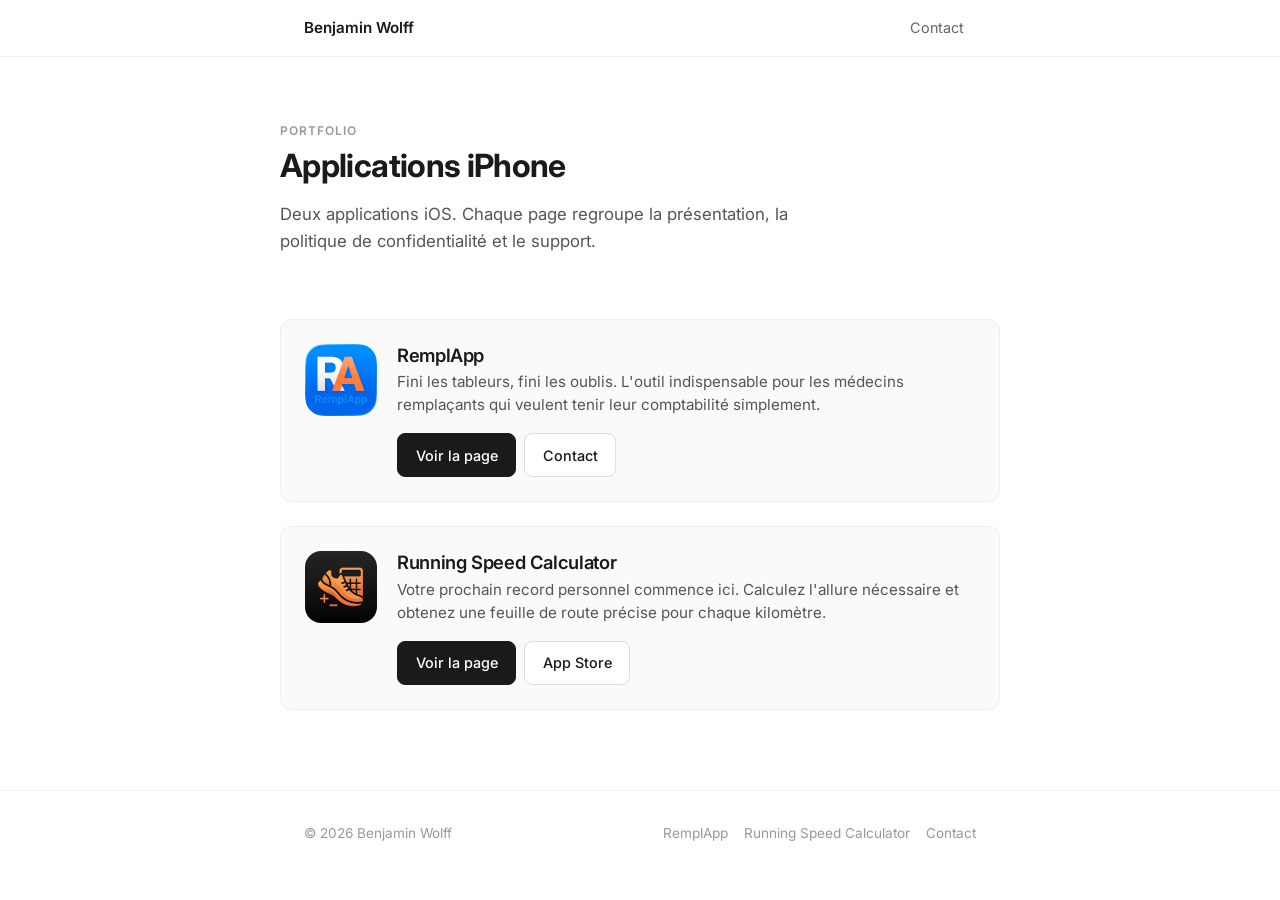
<file: index.html>
<!DOCTYPE html>
<html lang="fr">
<head>
  <meta charset="UTF-8" />
  <meta name="viewport" content="width=device-width, initial-scale=1.0" />
  <title>Benjamin Wolff — Applications iPhone</title>
  <meta name="description" content="Applications iPhone développées par Benjamin Wolff." />
  <link rel="preconnect" href="https://fonts.googleapis.com" />
  <link rel="preconnect" href="https://fonts.gstatic.com" crossorigin />
  <link href="https://fonts.googleapis.com/css2?family=Inter:wght@400;500;600;700&display=swap" rel="stylesheet" />
  <link rel="stylesheet" href="styles.css" />
</head>
<body>
  <header class="site-header">
    <div class="container topbar">
      <a href="index.html" class="brand">Benjamin Wolff</a>
      <nav class="header-nav">
        <a href="contact.html" class="nav-link">Contact</a>
      </nav>
    </div>
  </header>

  <main>
    <section class="container compact-hero">
      <div class="animate-rise">
        <p class="eyebrow">Portfolio</p>
        <h1 class="hero-title">Applications iPhone</h1>
        <p class="hero-copy">
          Deux applications iOS. Chaque page regroupe la présentation, la politique de confidentialité et le support.
        </p>
      </div>
    </section>

    <section class="container section">
      <div class="app-grid">
        <article class="app-card animate-rise delay-1">
          <div class="card-top">
            <div class="app-icon">
              <img src="icones app/RemplApp.png" alt="Icône RemplApp" />
            </div>
          </div>
          <div class="card-body">
            <h3 class="app-title">RemplApp</h3>
            <p class="app-tagline">
              Fini les tableurs, fini les oublis. L'outil indispensable pour les médecins remplaçants
              qui veulent tenir leur comptabilité simplement.
            </p>
            <div class="app-actions">
              <a href="remplapp.html" class="button button-primary">Voir la page</a>
              <a href="contact.html?app=remplapp" class="button button-secondary">Contact</a>
            </div>
          </div>
        </article>

        <article class="app-card animate-rise delay-2">
          <div class="card-top">
            <div class="app-icon">
              <img src="icones app/Running Calculator.png" alt="Icône Running Speed Calculator" />
            </div>
          </div>
          <div class="card-body">
            <h3 class="app-title">Running Speed Calculator</h3>
            <p class="app-tagline">
              Votre prochain record personnel commence ici. Calculez l'allure nécessaire
              et obtenez une feuille de route précise pour chaque kilomètre.
            </p>
            <div class="app-actions">
              <a href="running-speed-calculator.html" class="button button-primary">Voir la page</a>
              <a href="https://apps.apple.com/ga/app/running-speed-calculator/id6445966765" class="button button-secondary" target="_blank" rel="noopener">App Store</a>
            </div>
          </div>
        </article>
      </div>
    </section>
  </main>

  <footer class="footer">
    <div class="container footer-inner">
      <p>&copy; 2026 Benjamin Wolff</p>
      <nav class="footer-nav">
        <a href="remplapp.html">RemplApp</a>
        <a href="running-speed-calculator.html">Running Speed Calculator</a>
        <a href="contact.html">Contact</a>
      </nav>
    </div>
  </footer>
</body>
</html>
</file>
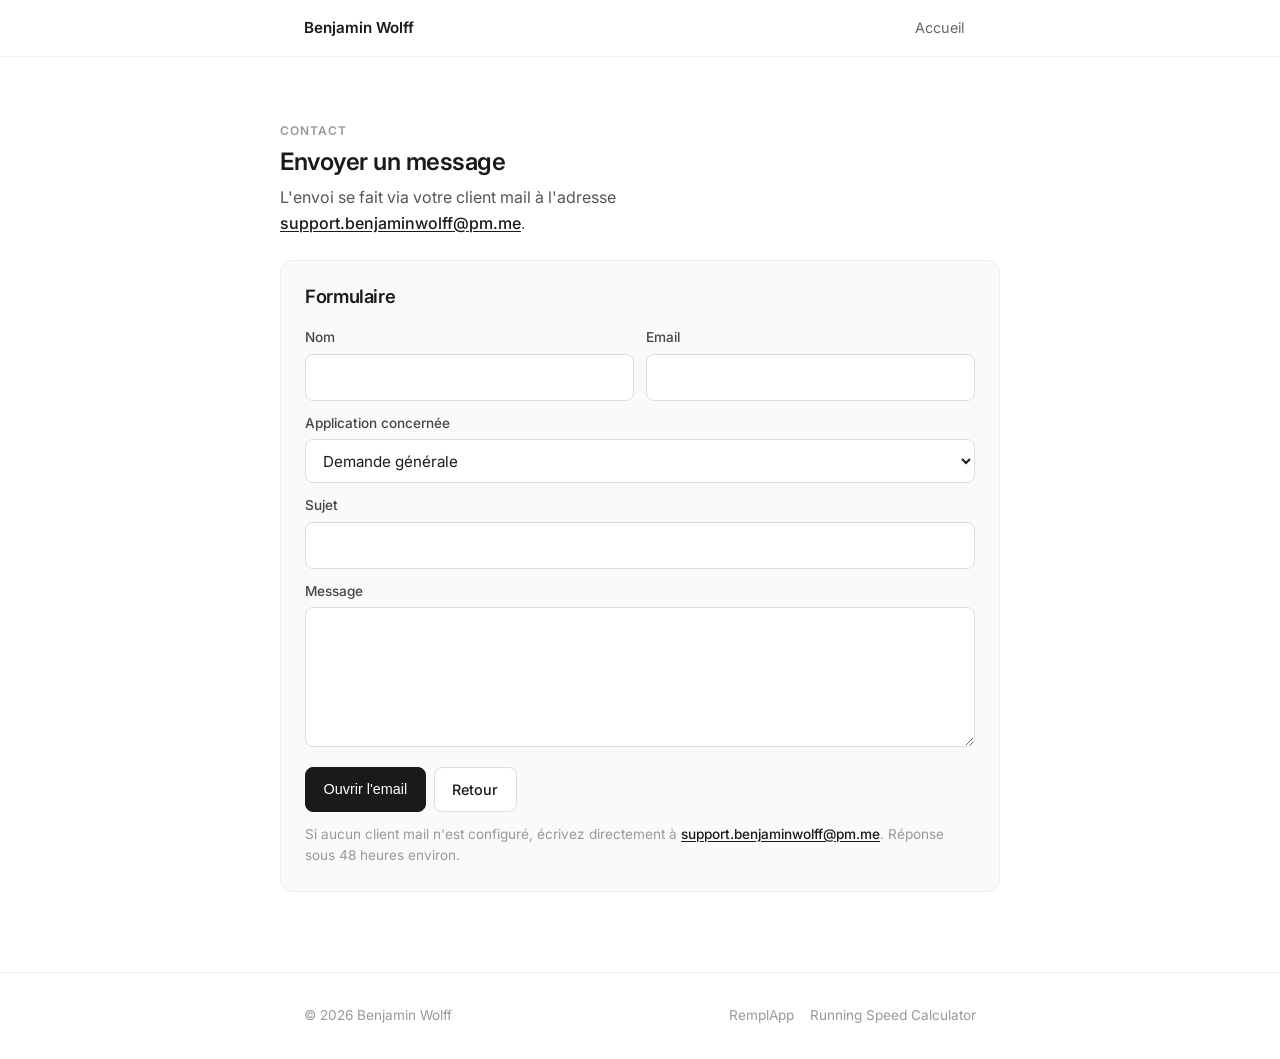
<file: contact.html>
<!DOCTYPE html>
<html lang="fr">
<head>
  <meta charset="UTF-8" />
  <meta name="viewport" content="width=device-width, initial-scale=1.0" />
  <title>Contact — Benjamin Wolff</title>
  <meta name="description" content="Formulaire de contact pour les applications iPhone de Benjamin Wolff." />
  <link rel="preconnect" href="https://fonts.googleapis.com" />
  <link rel="preconnect" href="https://fonts.gstatic.com" crossorigin />
  <link href="https://fonts.googleapis.com/css2?family=Inter:wght@400;500;600;700&display=swap" rel="stylesheet" />
  <link rel="stylesheet" href="styles.css" />
</head>
<body>
  <header class="site-header">
    <div class="container topbar">
      <a href="index.html" class="brand">Benjamin Wolff</a>
      <nav class="header-nav">
        <a href="index.html" class="nav-link">Accueil</a>
      </nav>
    </div>
  </header>

  <main>
    <section class="container compact-hero">
      <div class="section-head animate-rise">
        <div>
          <p class="section-label">Contact</p>
          <h1 class="section-title">Envoyer un message</h1>
          <p class="section-copy">
            L'envoi se fait via votre client mail à l'adresse
            <a href="mailto:support.benjaminwolff@pm.me" class="accent-text">support.benjaminwolff@pm.me</a>.
          </p>
        </div>
      </div>

      <section class="contact-form animate-rise delay-1" aria-labelledby="contact-form-title">
        <div class="contact-form-header">
          <h2 id="contact-form-title">Formulaire</h2>
        </div>

        <form id="contact-form">
          <div class="form-grid">
            <div class="form-field">
              <label for="name">Nom</label>
              <input id="name" name="name" type="text" required />
            </div>

            <div class="form-field">
              <label for="email">Email</label>
              <input id="email" name="email" type="email" required />
            </div>

            <div class="form-field form-field--full">
              <label for="app">Application concernée</label>
              <select id="app" name="app" required>
                <option value="general">Demande générale</option>
                <option value="running-speed-calculator">Running Speed Calculator</option>
                <option value="remplapp">RemplApp</option>
              </select>
            </div>

            <div class="form-field form-field--full">
              <label for="subject">Sujet</label>
              <input id="subject" name="subject" type="text" required />
            </div>

            <div class="form-field form-field--full">
              <label for="message">Message</label>
              <textarea id="message" name="message" required></textarea>
            </div>
          </div>

          <div class="app-actions" style="display: flex; gap: 0.5rem; margin-top: 1.25rem;">
            <button type="submit" class="button button-primary">Ouvrir l'email</button>
            <a href="index.html" class="button button-secondary">Retour</a>
          </div>
        </form>

        <p class="form-note">
          Si aucun client mail n'est configuré, écrivez directement à
          <a href="mailto:support.benjaminwolff@pm.me" class="accent-text">support.benjaminwolff@pm.me</a>.
          Réponse sous 48 heures environ.
        </p>
      </section>
    </section>
  </main>

  <footer class="footer">
    <div class="container footer-inner">
      <p>&copy; 2026 Benjamin Wolff</p>
      <nav class="footer-nav">
        <a href="remplapp.html">RemplApp</a>
        <a href="running-speed-calculator.html">Running Speed Calculator</a>
      </nav>
    </div>
  </footer>

  <script src="contact.js"></script>
</body>
</html>
</file>
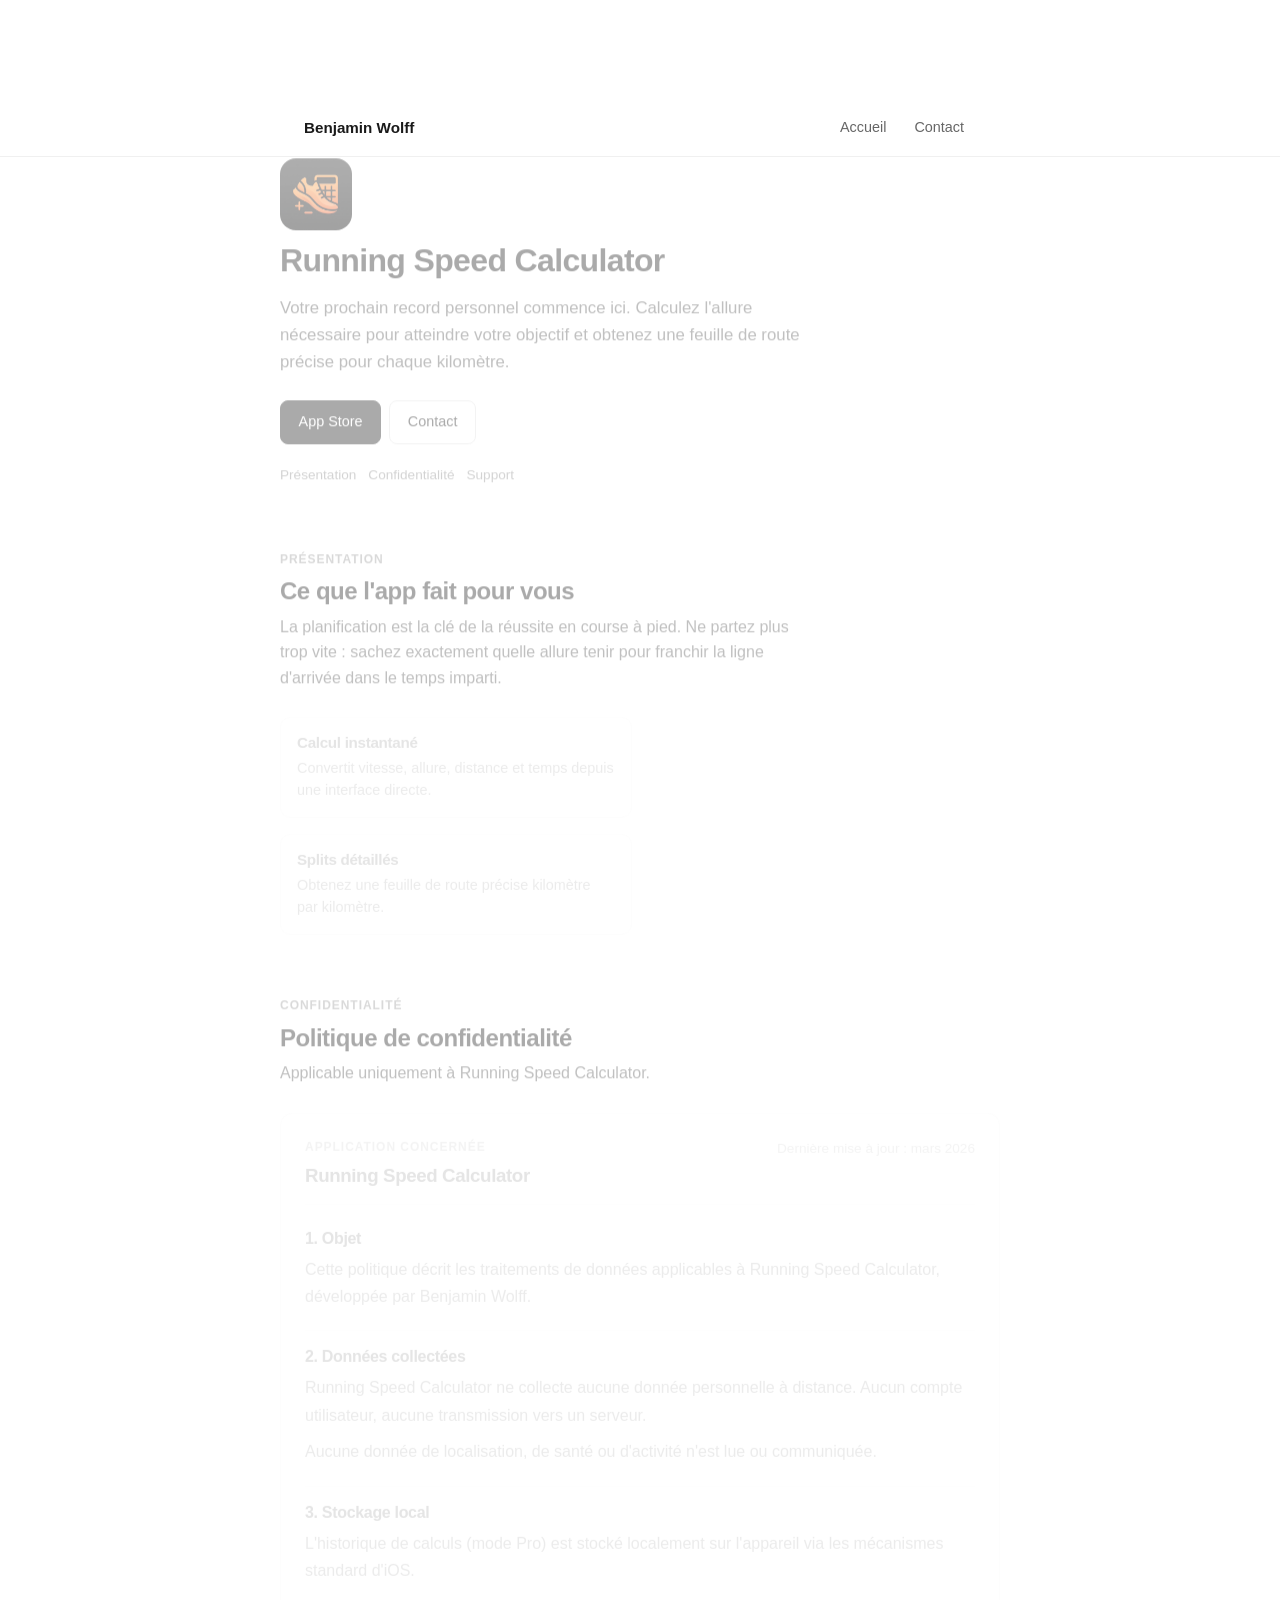
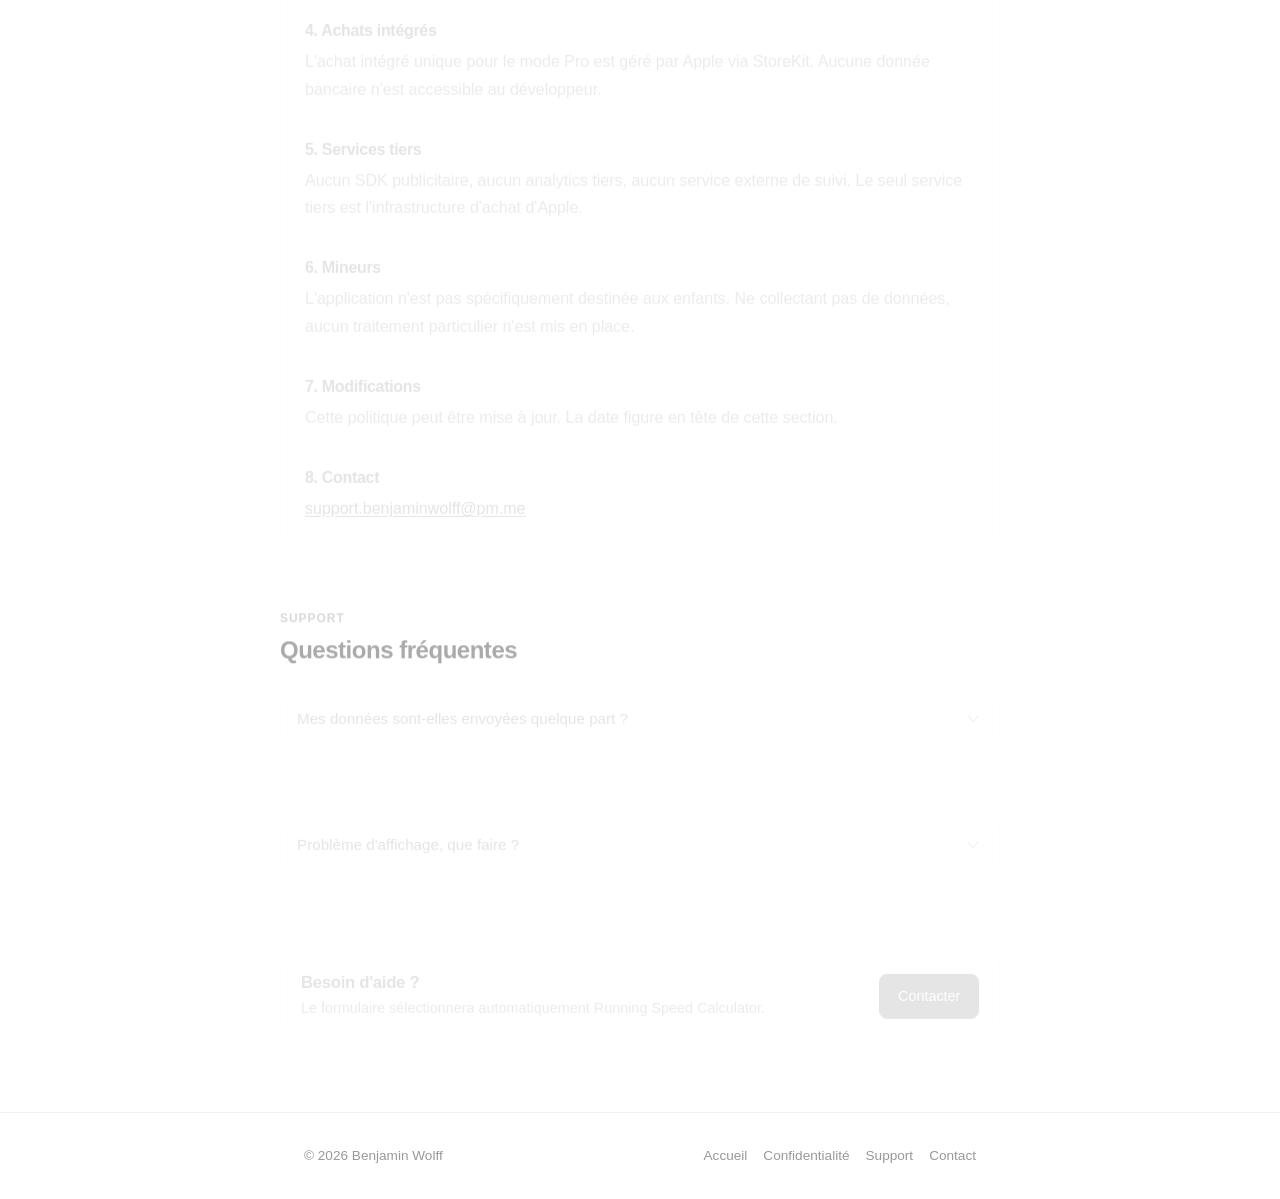
<file: privacy.html>
<!DOCTYPE html>
<html lang="fr">
<head>
  <meta charset="UTF-8" />
  <meta http-equiv="refresh" content="0; url=running-speed-calculator.html#privacy" />
  <meta name="viewport" content="width=device-width, initial-scale=1.0" />
  <title>Redirection confidentialité — Benjamin Wolff</title>
  <meta name="description" content="Redirection vers la section confidentialité de Running Speed Calculator." />
  <link rel="preconnect" href="https://fonts.googleapis.com" />
  <link rel="preconnect" href="https://fonts.gstatic.com" crossorigin />
  <link href="https://fonts.googleapis.com/css2?family=Inter:wght@400;500;600;700&display=swap" rel="stylesheet" />
  <link rel="stylesheet" href="styles.css" />
</head>
<body>
  <main class="redirect-wrap">
    <section class="redirect-card">
      <p class="small-label">Redirection</p>
      <h1>La confidentialité a été déplacée.</h1>
      <p>
        Cette page redirige vers la section confidentialité de
        <strong>Running Speed Calculator</strong>.
      </p>
      <div style="display: flex; gap: 0.5rem; justify-content: center;">
        <a href="running-speed-calculator.html#privacy" class="button button-primary">Confidentialité</a>
        <a href="index.html" class="button button-secondary">Accueil</a>
      </div>
    </section>
  </main>
</body>
</html>
</file>
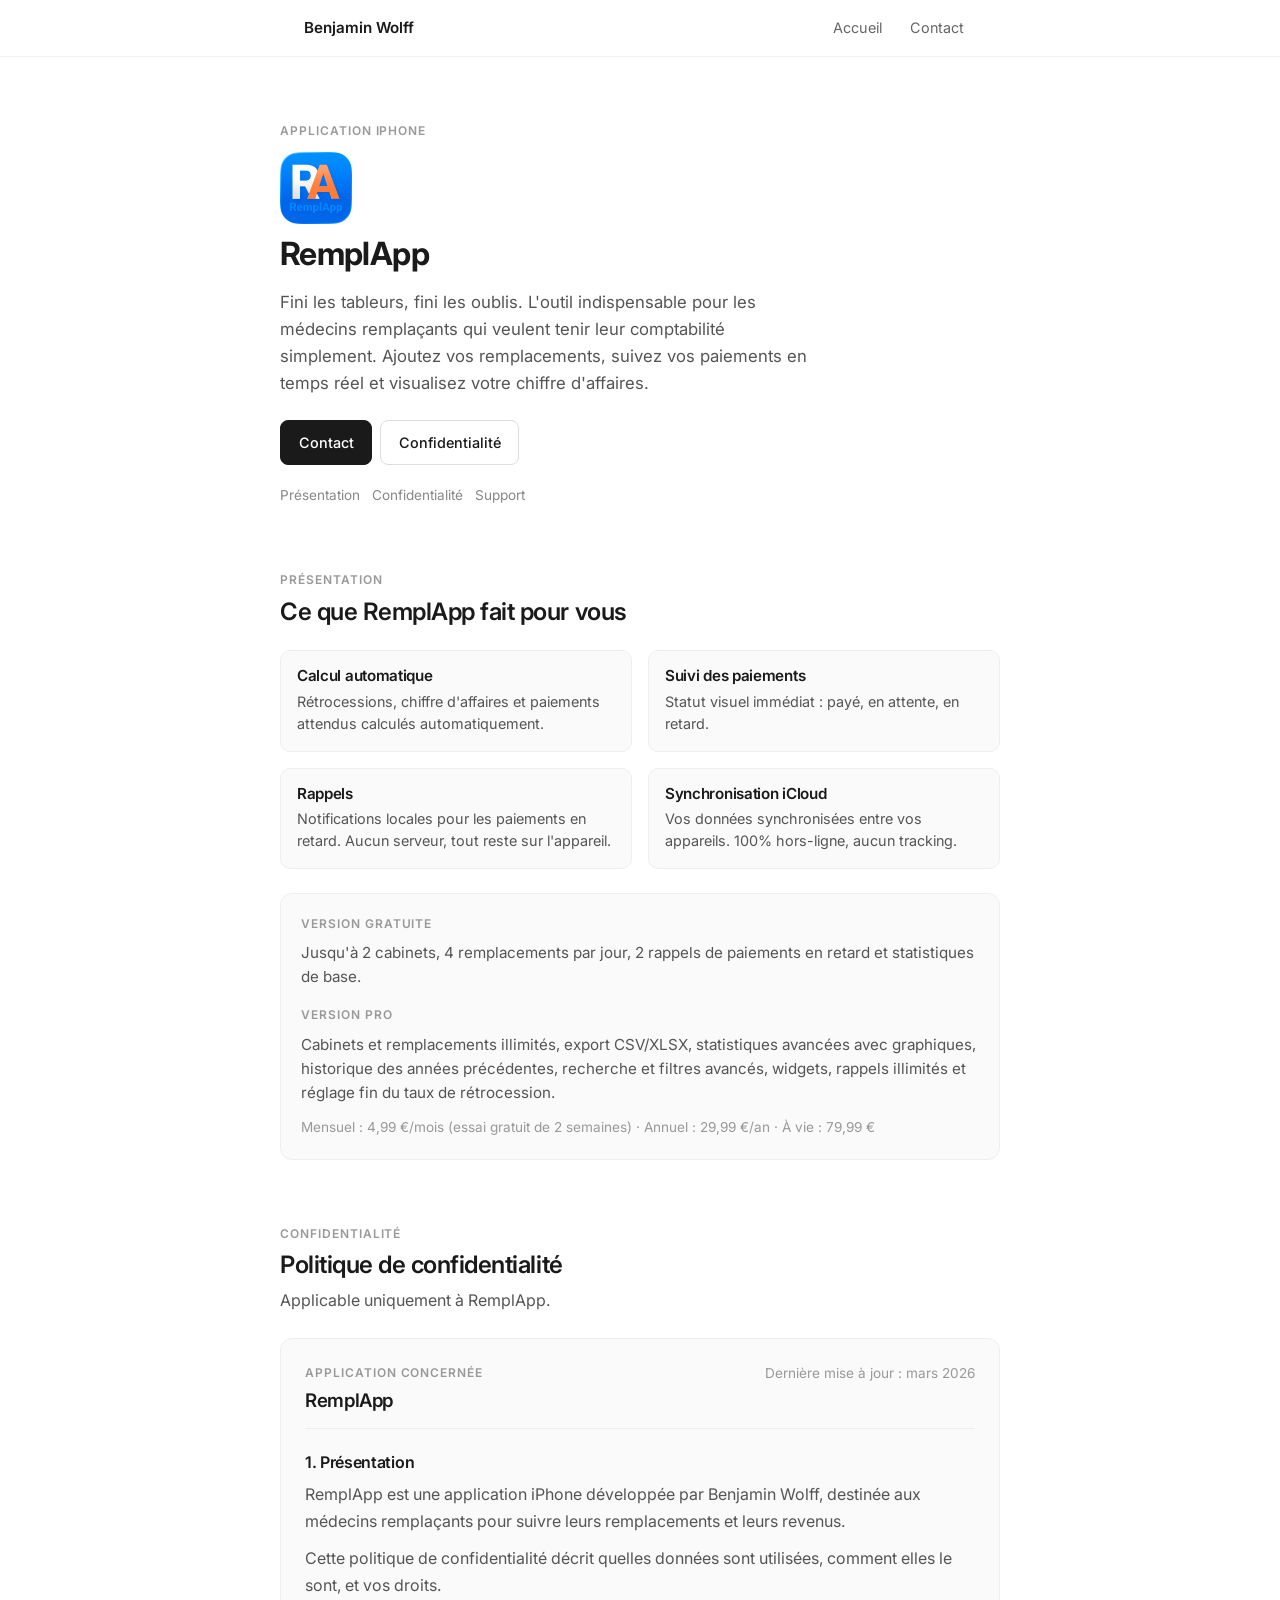
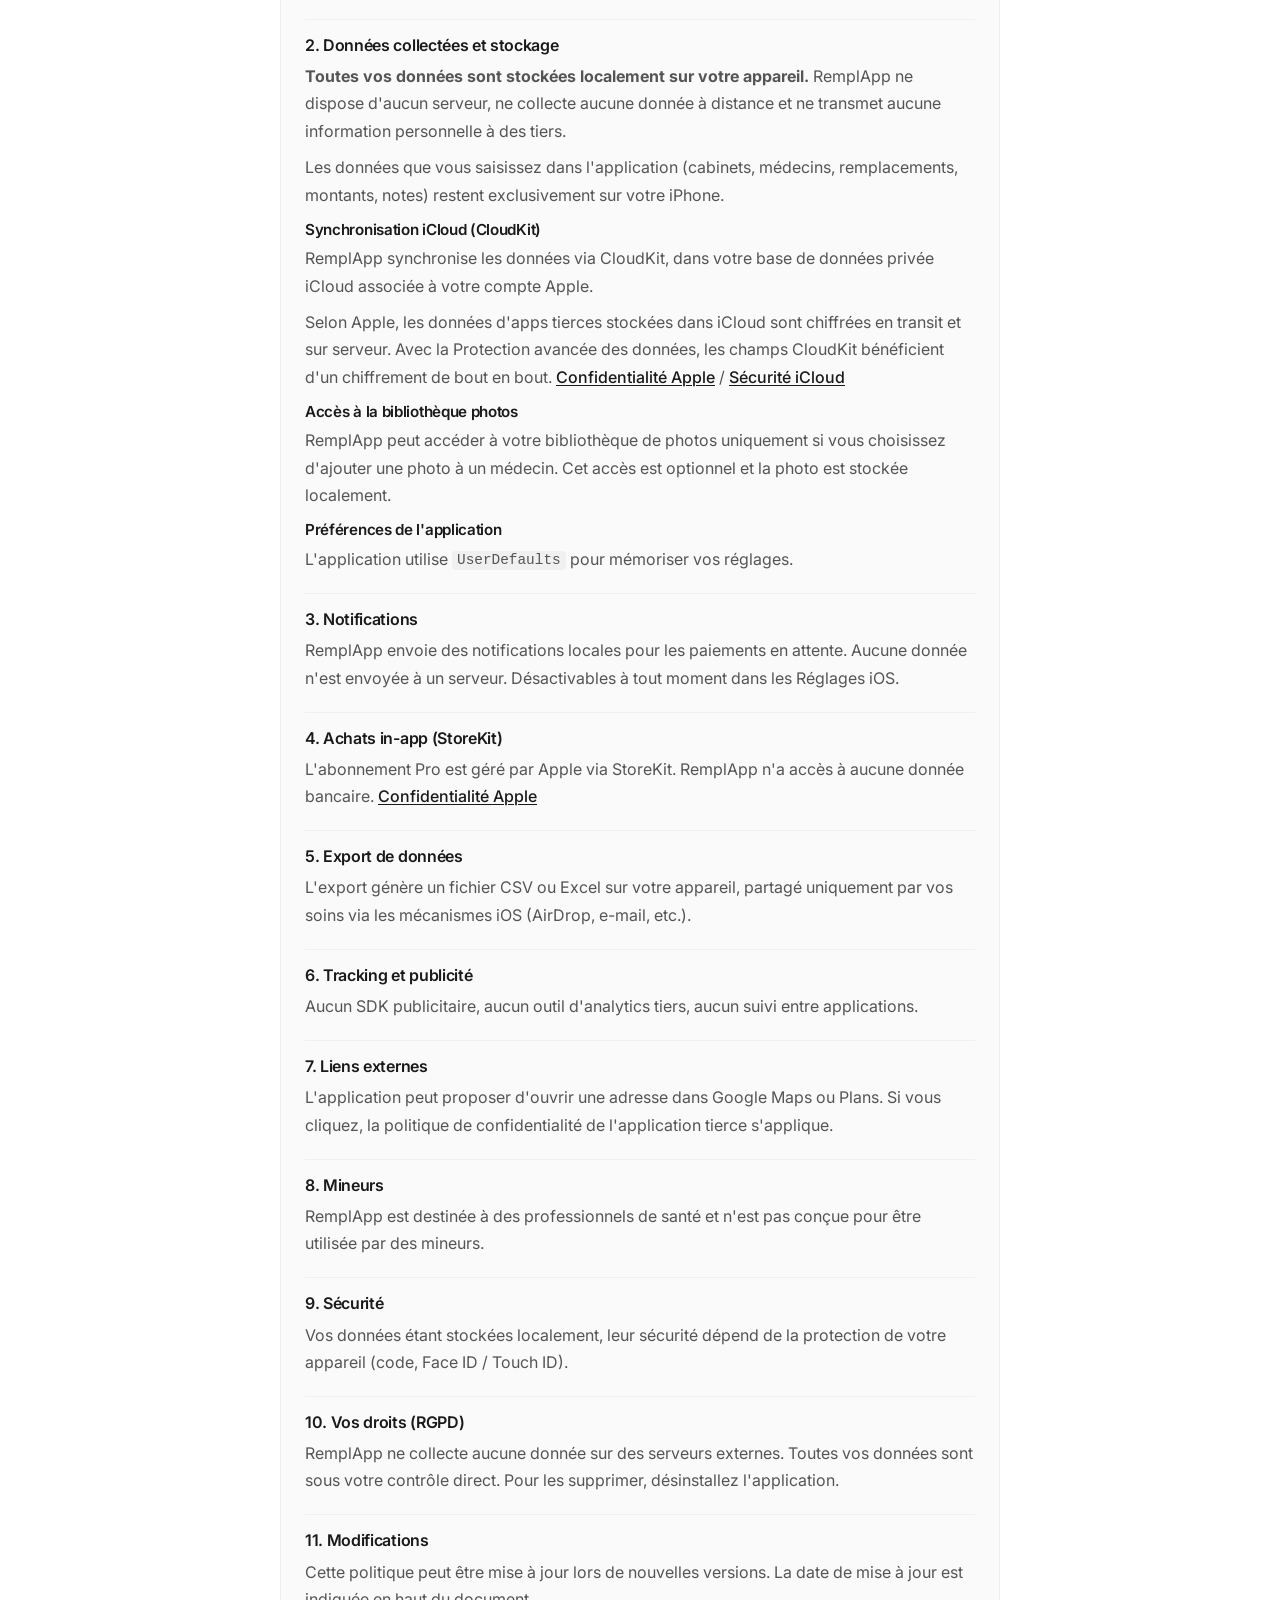
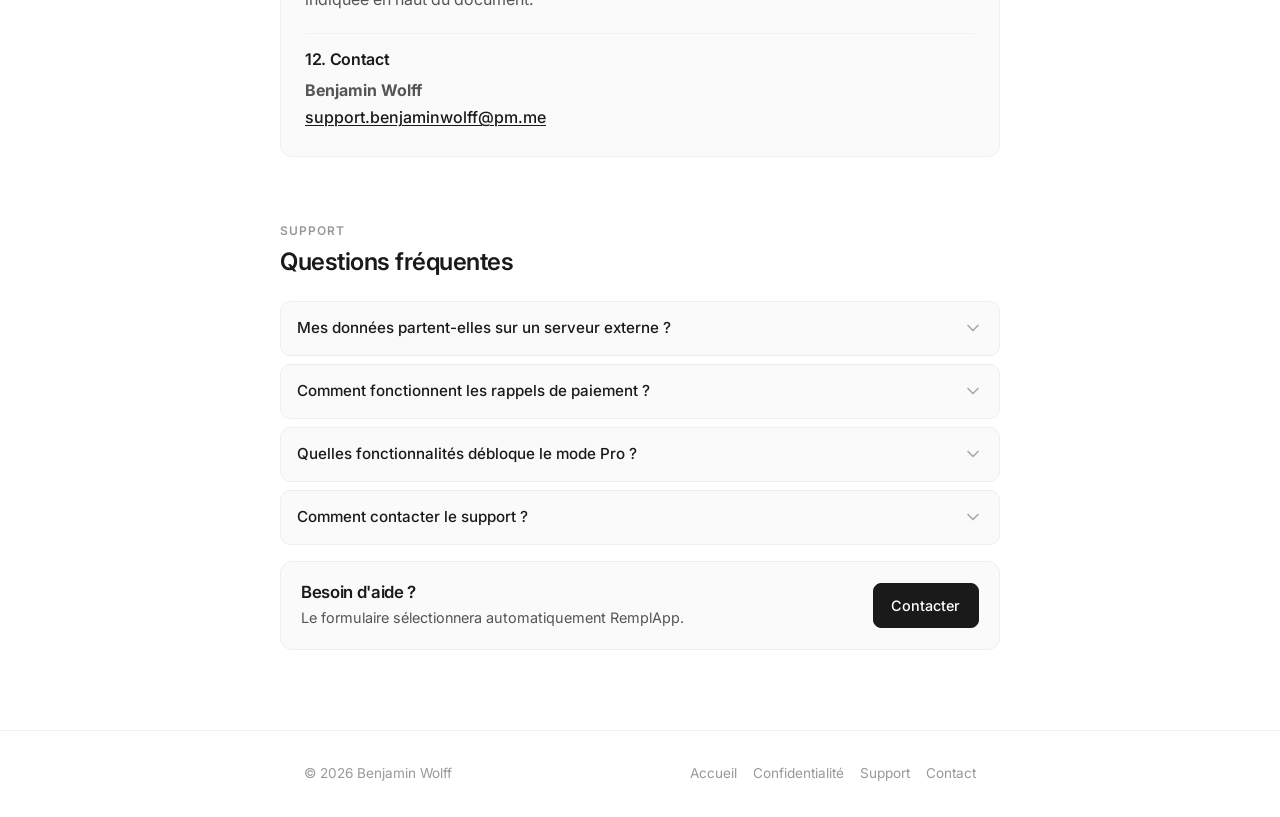
<file: remplapp.html>
<!DOCTYPE html>
<html lang="fr">
<head>
  <meta charset="UTF-8" />
  <meta name="viewport" content="width=device-width, initial-scale=1.0" />
  <title>RemplApp — Benjamin Wolff</title>
  <meta name="description" content="RemplApp : comptabilité simplifiée pour les médecins remplaçants. Présentation, confidentialité et support." />
  <link rel="preconnect" href="https://fonts.googleapis.com" />
  <link rel="preconnect" href="https://fonts.gstatic.com" crossorigin />
  <link href="https://fonts.googleapis.com/css2?family=Inter:wght@400;500;600;700&display=swap" rel="stylesheet" />
  <link rel="stylesheet" href="styles.css" />
</head>
<body>
  <header class="site-header">
    <div class="container topbar">
      <a href="index.html" class="brand">Benjamin Wolff</a>
      <nav class="header-nav">
        <a href="index.html" class="nav-link">Accueil</a>
        <a href="contact.html?app=remplapp" class="nav-link">Contact</a>
      </nav>
    </div>
  </header>

  <main>
    <section class="container page-hero">
      <div class="animate-rise">
        <p class="eyebrow">Application iPhone</p>
        <div class="section-kicker" style="margin: 0.75rem 0;">
          <div class="app-icon">
            <img src="icones app/RemplApp.png" alt="Icône RemplApp" />
          </div>
        </div>
        <h1 class="hero-title">RemplApp</h1>
        <p class="hero-copy">
          Fini les tableurs, fini les oublis. L'outil indispensable pour les médecins remplaçants
          qui veulent tenir leur comptabilité simplement. Ajoutez vos remplacements, suivez vos paiements
          en temps réel et visualisez votre chiffre d'affaires.
        </p>
        <div class="hero-actions">
          <a href="contact.html?app=remplapp" class="button button-primary">Contact</a>
          <a href="#privacy" class="button button-secondary">Confidentialité</a>
        </div>
        <div class="anchor-nav">
          <a href="#overview" class="chip-link">Présentation</a>
          <a href="#privacy" class="chip-link">Confidentialité</a>
          <a href="#support" class="chip-link">Support</a>
        </div>
      </div>
    </section>

    <!-- Présentation -->
    <section class="container section" id="overview">
      <div class="section-head animate-rise">
        <div>
          <p class="section-label">Présentation</p>
          <h2 class="section-title">Ce que RemplApp fait pour vous</h2>
        </div>
      </div>

      <div class="feature-grid">
        <article class="feature-card animate-rise delay-1">
          <h3>Calcul automatique</h3>
          <p>Rétrocessions, chiffre d'affaires et paiements attendus calculés automatiquement.</p>
        </article>
        <article class="feature-card animate-rise delay-2">
          <h3>Suivi des paiements</h3>
          <p>Statut visuel immédiat : payé, en attente, en retard.</p>
        </article>
        <article class="feature-card animate-rise delay-1">
          <h3>Rappels</h3>
          <p>Notifications locales pour les paiements en retard. Aucun serveur, tout reste sur l'appareil.</p>
        </article>
        <article class="feature-card animate-rise delay-2">
          <h3>Synchronisation iCloud</h3>
          <p>Vos données synchronisées entre vos appareils. 100% hors-ligne, aucun tracking.</p>
        </article>
      </div>

      <div style="margin-top: 1.5rem;">
        <div class="section-panel animate-rise" style="padding: 1.25rem;">
          <p class="small-label">Version gratuite</p>
          <p style="color: #555; font-size: 0.95rem; margin-top: 0.25rem;">
            Jusqu'à 2 cabinets, 4 remplacements par jour, 2 rappels de paiements en retard et statistiques de base.
          </p>
          <p class="small-label" style="margin-top: 1rem;">Version Pro</p>
          <p style="color: #555; font-size: 0.95rem; margin-top: 0.25rem;">
            Cabinets et remplacements illimités, export CSV/XLSX, statistiques avancées avec graphiques,
            historique des années précédentes, recherche et filtres avancés, widgets, rappels illimités
            et réglage fin du taux de rétrocession.
          </p>
          <p style="color: #999; font-size: 0.85rem; margin-top: 0.75rem;">
            Mensuel : 4,99 &euro;/mois (essai gratuit de 2 semaines) &middot;
            Annuel : 29,99 &euro;/an &middot;
            À vie : 79,99 &euro;
          </p>
        </div>
      </div>
    </section>

    <!-- Confidentialité -->
    <section class="container section" id="privacy">
      <div class="section-head animate-rise">
        <div>
          <p class="section-label">Confidentialité</p>
          <h2 class="section-title">Politique de confidentialité</h2>
          <p class="section-copy">
            Applicable uniquement à RemplApp.
          </p>
        </div>
      </div>

      <article class="section-panel legal-panel animate-rise delay-1">
        <div class="legal-header">
          <div>
            <p class="small-label">Application concernée</p>
            <h3>RemplApp</h3>
          </div>
          <p class="legal-meta">Dernière mise à jour : mars 2026</p>
        </div>

        <div class="legal-prose">
          <section class="legal-section">
            <h3>1. Présentation</h3>
            <p>
              RemplApp est une application iPhone développée par Benjamin Wolff, destinée aux médecins
              remplaçants pour suivre leurs remplacements et leurs revenus.
            </p>
            <p>
              Cette politique de confidentialité décrit quelles données sont utilisées, comment elles le
              sont, et vos droits.
            </p>
          </section>

          <section class="legal-section">
            <h3>2. Données collectées et stockage</h3>
            <p>
              <strong>Toutes vos données sont stockées localement sur votre appareil.</strong> RemplApp
              ne dispose d'aucun serveur, ne collecte aucune donnée à distance et ne transmet aucune
              information personnelle à des tiers.
            </p>
            <p>
              Les données que vous saisissez dans l'application (cabinets, médecins, remplacements,
              montants, notes) restent exclusivement sur votre iPhone.
            </p>

            <h4>Synchronisation iCloud (CloudKit)</h4>
            <p>
              RemplApp synchronise les données via CloudKit, dans votre base de données privée iCloud
              associée à votre compte Apple.
            </p>
            <p>
              Selon Apple, les données d'apps tierces stockées dans iCloud sont chiffrées en transit et
              sur serveur. Avec la Protection avancée des données, les champs CloudKit bénéficient d'un
              chiffrement de bout en bout.
              <a href="https://www.apple.com/fr/legal/privacy/" class="accent-text" target="_blank" rel="noopener">Confidentialité Apple</a> /
              <a href="https://support.apple.com/fr-fr/102651" class="accent-text" target="_blank" rel="noopener">Sécurité iCloud</a>
            </p>

            <h4>Accès à la bibliothèque photos</h4>
            <p>
              RemplApp peut accéder à votre bibliothèque de photos uniquement si vous choisissez d'ajouter
              une photo à un médecin. Cet accès est optionnel et la photo est stockée localement.
            </p>

            <h4>Préférences de l'application</h4>
            <p>
              L'application utilise <code>UserDefaults</code> pour mémoriser vos réglages.
            </p>
          </section>

          <section class="legal-section">
            <h3>3. Notifications</h3>
            <p>
              RemplApp envoie des notifications locales pour les paiements en attente. Aucune donnée
              n'est envoyée à un serveur. Désactivables à tout moment dans les Réglages iOS.
            </p>
          </section>

          <section class="legal-section">
            <h3>4. Achats in-app (StoreKit)</h3>
            <p>
              L'abonnement Pro est géré par Apple via StoreKit. RemplApp n'a accès à aucune donnée
              bancaire.
              <a href="https://www.apple.com/fr/legal/privacy/" class="accent-text" target="_blank" rel="noopener">Confidentialité Apple</a>
            </p>
          </section>

          <section class="legal-section">
            <h3>5. Export de données</h3>
            <p>
              L'export génère un fichier CSV ou Excel sur votre appareil, partagé uniquement par vos soins
              via les mécanismes iOS (AirDrop, e-mail, etc.).
            </p>
          </section>

          <section class="legal-section">
            <h3>6. Tracking et publicité</h3>
            <p>
              Aucun SDK publicitaire, aucun outil d'analytics tiers, aucun suivi entre applications.
            </p>
          </section>

          <section class="legal-section">
            <h3>7. Liens externes</h3>
            <p>
              L'application peut proposer d'ouvrir une adresse dans Google Maps ou Plans. Si vous cliquez,
              la politique de confidentialité de l'application tierce s'applique.
            </p>
          </section>

          <section class="legal-section">
            <h3>8. Mineurs</h3>
            <p>
              RemplApp est destinée à des professionnels de santé et n'est pas conçue pour être utilisée
              par des mineurs.
            </p>
          </section>

          <section class="legal-section">
            <h3>9. Sécurité</h3>
            <p>
              Vos données étant stockées localement, leur sécurité dépend de la protection de votre appareil
              (code, Face ID / Touch ID).
            </p>
          </section>

          <section class="legal-section">
            <h3>10. Vos droits (RGPD)</h3>
            <p>
              RemplApp ne collecte aucune donnée sur des serveurs externes. Toutes vos données sont sous
              votre contrôle direct. Pour les supprimer, désinstallez l'application.
            </p>
          </section>

          <section class="legal-section">
            <h3>11. Modifications</h3>
            <p>
              Cette politique peut être mise à jour lors de nouvelles versions. La date de mise à jour est
              indiquée en haut du document.
            </p>
          </section>

          <section class="legal-section">
            <h3>12. Contact</h3>
            <p>
              <strong>Benjamin Wolff</strong><br />
              <a href="mailto:support.benjaminwolff@pm.me" class="accent-text">support.benjaminwolff@pm.me</a>
            </p>
          </section>
        </div>
      </article>
    </section>

    <!-- Support -->
    <section class="container section" id="support">
      <div class="section-head animate-rise">
        <div>
          <p class="section-label">Support</p>
          <h2 class="section-title">Questions fréquentes</h2>
        </div>
      </div>

      <div class="faq-grid">
        <details class="faq-item animate-rise delay-1">
          <summary>
            <span>Mes données partent-elles sur un serveur externe ?</span>
            <svg class="chevron" width="20" height="20" viewBox="0 0 24 24" fill="none" stroke="currentColor" stroke-width="2">
              <path stroke-linecap="round" stroke-linejoin="round" d="M6 9l6 6 6-6" />
            </svg>
          </summary>
          <div class="faq-answer">
            Non. Tout reste sur votre iPhone et peut être synchronisé via iCloud. Aucun serveur externe.
          </div>
        </details>

        <details class="faq-item animate-rise delay-2">
          <summary>
            <span>Comment fonctionnent les rappels de paiement ?</span>
            <svg class="chevron" width="20" height="20" viewBox="0 0 24 24" fill="none" stroke="currentColor" stroke-width="2">
              <path stroke-linecap="round" stroke-linejoin="round" d="M6 9l6 6 6-6" />
            </svg>
          </summary>
          <div class="faq-answer">
            Notifications locales. Vous choisissez le délai, l'iPhone déclenche l'alerte.
          </div>
        </details>

        <details class="faq-item animate-rise delay-1">
          <summary>
            <span>Quelles fonctionnalités débloque le mode Pro ?</span>
            <svg class="chevron" width="20" height="20" viewBox="0 0 24 24" fill="none" stroke="currentColor" stroke-width="2">
              <path stroke-linecap="round" stroke-linejoin="round" d="M6 9l6 6 6-6" />
            </svg>
          </summary>
          <div class="faq-answer">
            Cabinets et remplacements illimités, exports CSV/XLSX, statistiques avancées avec graphiques,
            historique complet, recherche avancée, widgets, rappels illimités et réglage fin du taux de rétrocession.
          </div>
        </details>

        <details class="faq-item animate-rise delay-2">
          <summary>
            <span>Comment contacter le support ?</span>
            <svg class="chevron" width="20" height="20" viewBox="0 0 24 24" fill="none" stroke="currentColor" stroke-width="2">
              <path stroke-linecap="round" stroke-linejoin="round" d="M6 9l6 6 6-6" />
            </svg>
          </summary>
          <div class="faq-answer">
            Via le formulaire de contact du site en sélectionnant RemplApp, ou par mail à
            <a href="mailto:support.benjaminwolff@pm.me" class="accent-text">support.benjaminwolff@pm.me</a>.
          </div>
        </details>
      </div>

      <article class="section-panel animate-rise delay-1" style="margin-top: 1rem; padding: 1.25rem;">
        <div class="cta-banner">
          <div>
            <h3>Besoin d'aide ?</h3>
            <p class="rich-copy">Le formulaire sélectionnera automatiquement RemplApp.</p>
          </div>
          <a href="contact.html?app=remplapp" class="button button-primary">Contacter</a>
        </div>
      </article>
    </section>
  </main>

  <footer class="footer">
    <div class="container footer-inner">
      <p>&copy; 2026 Benjamin Wolff</p>
      <nav class="footer-nav">
        <a href="index.html">Accueil</a>
        <a href="#privacy">Confidentialité</a>
        <a href="#support">Support</a>
        <a href="contact.html?app=remplapp">Contact</a>
      </nav>
    </div>
  </footer>
</body>
</html>
</file>
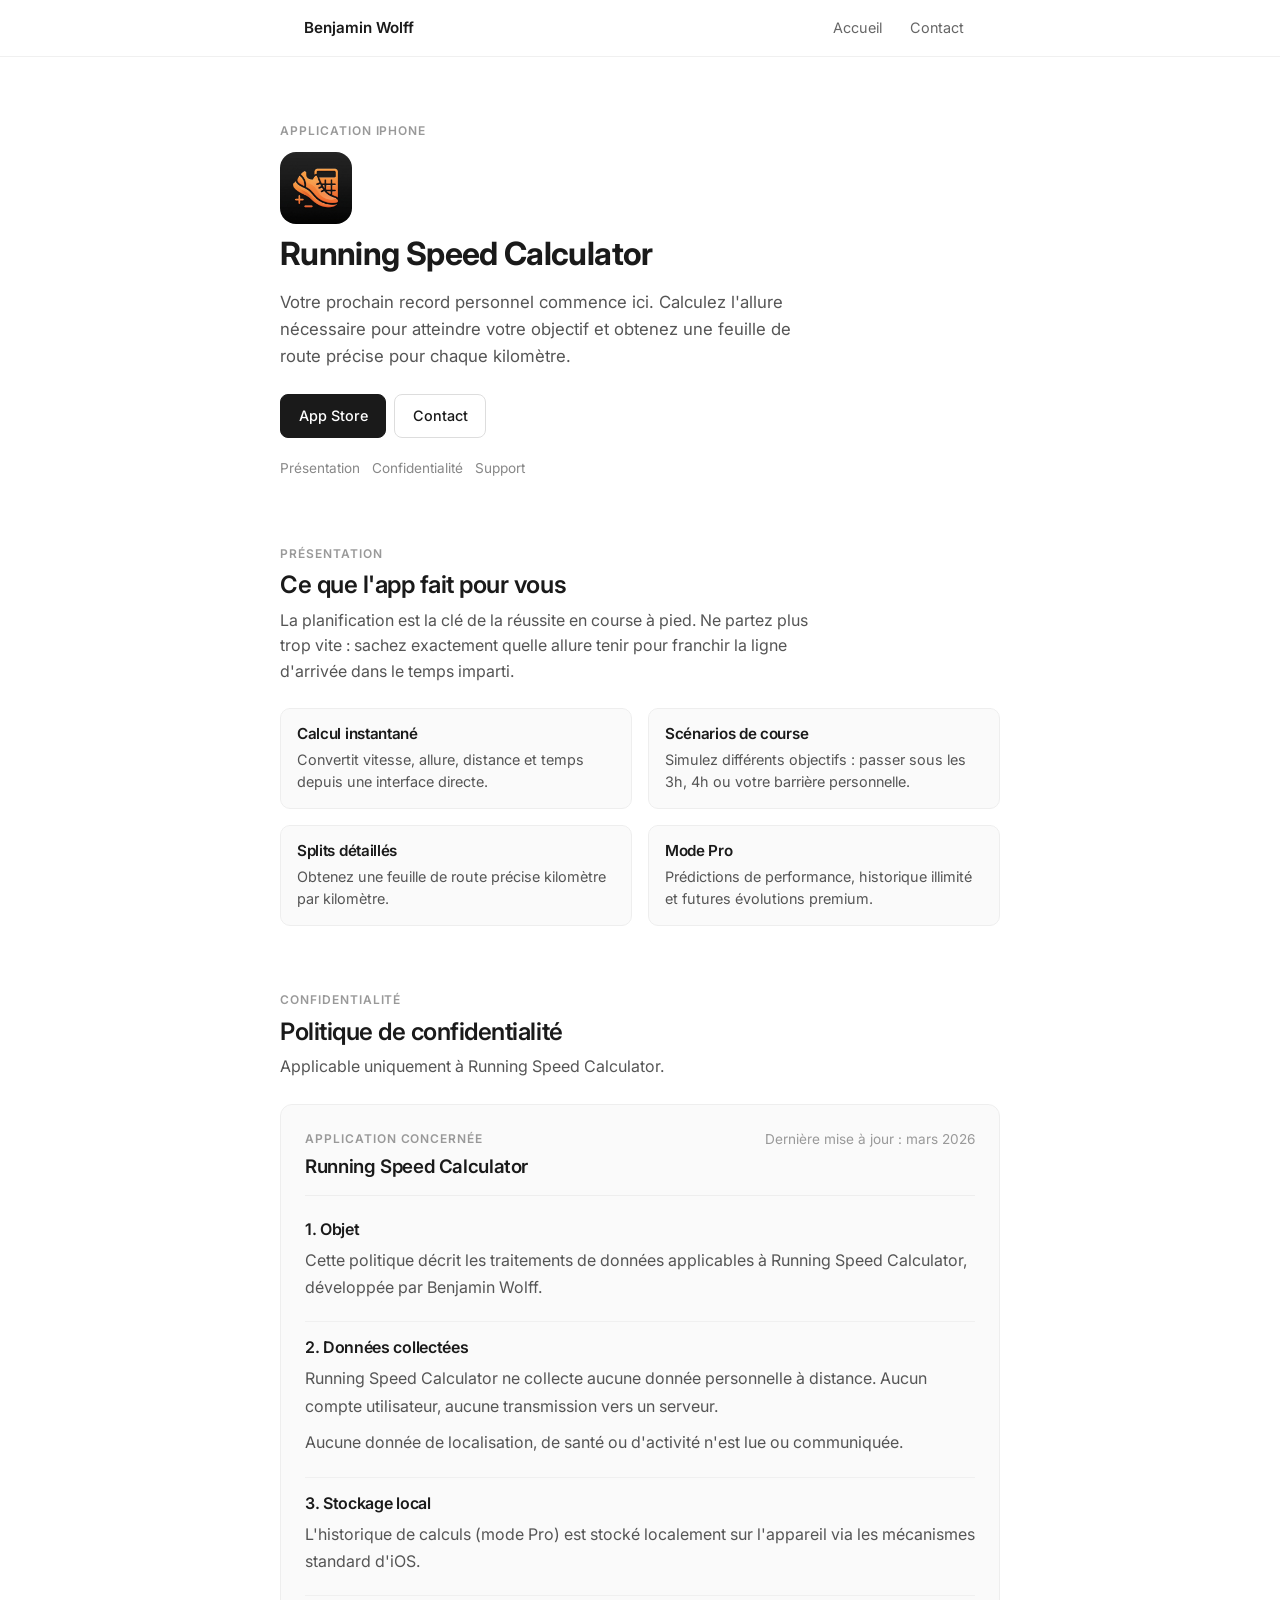
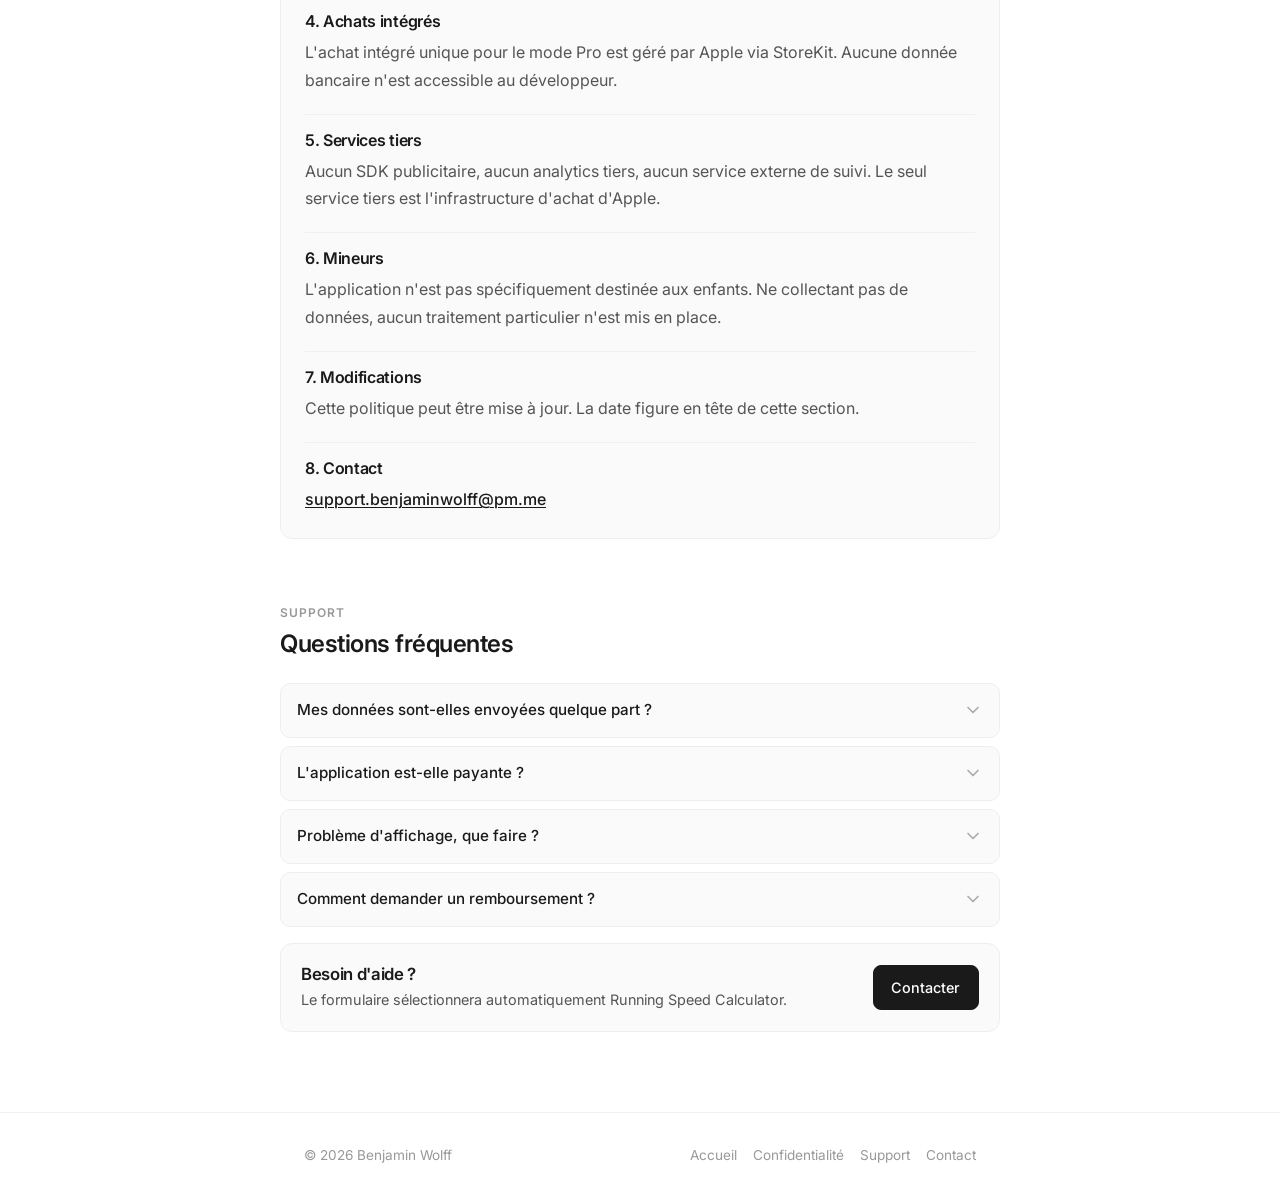
<file: running-speed-calculator.html>
<!DOCTYPE html>
<html lang="fr">
<head>
  <meta charset="UTF-8" />
  <meta name="viewport" content="width=device-width, initial-scale=1.0" />
  <title>Running Speed Calculator — Benjamin Wolff</title>
  <meta name="description" content="Running Speed Calculator : calculez votre allure, vitesse, distance et temps de course. Présentation, confidentialité et support." />
  <link rel="preconnect" href="https://fonts.googleapis.com" />
  <link rel="preconnect" href="https://fonts.gstatic.com" crossorigin />
  <link href="https://fonts.googleapis.com/css2?family=Inter:wght@400;500;600;700&display=swap" rel="stylesheet" />
  <link rel="stylesheet" href="styles.css" />
</head>
<body>
  <header class="site-header">
    <div class="container topbar">
      <a href="index.html" class="brand">Benjamin Wolff</a>
      <nav class="header-nav">
        <a href="index.html" class="nav-link">Accueil</a>
        <a href="contact.html?app=running-speed-calculator" class="nav-link">Contact</a>
      </nav>
    </div>
  </header>

  <main>
    <section class="container page-hero">
      <div class="animate-rise">
        <p class="eyebrow">Application iPhone</p>
        <div class="section-kicker" style="margin: 0.75rem 0;">
          <div class="app-icon">
            <img src="icones app/Running Calculator.png" alt="Icône Running Speed Calculator" />
          </div>
        </div>
        <h1 class="hero-title">Running Speed Calculator</h1>
        <p class="hero-copy">
          Votre prochain record personnel commence ici. Calculez l'allure nécessaire pour atteindre
          votre objectif et obtenez une feuille de route précise pour chaque kilomètre.
        </p>
        <div class="hero-actions">
          <a href="https://apps.apple.com/ga/app/running-speed-calculator/id6445966765" class="button button-primary" target="_blank" rel="noopener">App Store</a>
          <a href="contact.html?app=running-speed-calculator" class="button button-secondary">Contact</a>
        </div>
        <div class="anchor-nav">
          <a href="#overview" class="chip-link">Présentation</a>
          <a href="#privacy" class="chip-link">Confidentialité</a>
          <a href="#support" class="chip-link">Support</a>
        </div>
      </div>
    </section>

    <!-- Présentation -->
    <section class="container section" id="overview">
      <div class="section-head animate-rise">
        <div>
          <p class="section-label">Présentation</p>
          <h2 class="section-title">Ce que l'app fait pour vous</h2>
          <p class="section-copy">
            La planification est la clé de la réussite en course à pied. Ne partez plus trop vite :
            sachez exactement quelle allure tenir pour franchir la ligne d'arrivée dans le temps imparti.
          </p>
        </div>
      </div>

      <div class="feature-grid">
        <article class="feature-card animate-rise delay-1">
          <h3>Calcul instantané</h3>
          <p>Convertit vitesse, allure, distance et temps depuis une interface directe.</p>
        </article>
        <article class="feature-card animate-rise delay-2">
          <h3>Scénarios de course</h3>
          <p>Simulez différents objectifs : passer sous les 3h, 4h ou votre barrière personnelle.</p>
        </article>
        <article class="feature-card animate-rise delay-1">
          <h3>Splits détaillés</h3>
          <p>Obtenez une feuille de route précise kilomètre par kilomètre.</p>
        </article>
        <article class="feature-card animate-rise delay-2">
          <h3>Mode Pro</h3>
          <p>Prédictions de performance, historique illimité et futures évolutions premium.</p>
        </article>
      </div>
    </section>

    <!-- Confidentialité -->
    <section class="container section" id="privacy">
      <div class="section-head animate-rise">
        <div>
          <p class="section-label">Confidentialité</p>
          <h2 class="section-title">Politique de confidentialité</h2>
          <p class="section-copy">Applicable uniquement à Running Speed Calculator.</p>
        </div>
      </div>

      <article class="section-panel legal-panel animate-rise delay-1">
        <div class="legal-header">
          <div>
            <p class="small-label">Application concernée</p>
            <h3>Running Speed Calculator</h3>
          </div>
          <p class="legal-meta">Dernière mise à jour : mars 2026</p>
        </div>

        <div class="legal-prose">
          <section class="legal-section">
            <h3>1. Objet</h3>
            <p>
              Cette politique décrit les traitements de données applicables à Running Speed Calculator,
              développée par Benjamin Wolff.
            </p>
          </section>

          <section class="legal-section">
            <h3>2. Données collectées</h3>
            <p>
              Running Speed Calculator ne collecte aucune donnée personnelle à distance. Aucun compte
              utilisateur, aucune transmission vers un serveur.
            </p>
            <p>
              Aucune donnée de localisation, de santé ou d'activité n'est lue ou communiquée.
            </p>
          </section>

          <section class="legal-section">
            <h3>3. Stockage local</h3>
            <p>
              L'historique de calculs (mode Pro) est stocké localement sur l'appareil via les mécanismes
              standard d'iOS.
            </p>
          </section>

          <section class="legal-section">
            <h3>4. Achats intégrés</h3>
            <p>
              L'achat intégré unique pour le mode Pro est géré par Apple via StoreKit. Aucune donnée
              bancaire n'est accessible au développeur.
            </p>
          </section>

          <section class="legal-section">
            <h3>5. Services tiers</h3>
            <p>
              Aucun SDK publicitaire, aucun analytics tiers, aucun service externe de suivi. Le seul
              service tiers est l'infrastructure d'achat d'Apple.
            </p>
          </section>

          <section class="legal-section">
            <h3>6. Mineurs</h3>
            <p>
              L'application n'est pas spécifiquement destinée aux enfants. Ne collectant pas de données,
              aucun traitement particulier n'est mis en place.
            </p>
          </section>

          <section class="legal-section">
            <h3>7. Modifications</h3>
            <p>
              Cette politique peut être mise à jour. La date figure en tête de cette section.
            </p>
          </section>

          <section class="legal-section">
            <h3>8. Contact</h3>
            <p>
              <a href="mailto:support.benjaminwolff@pm.me" class="accent-text">support.benjaminwolff@pm.me</a>
            </p>
          </section>
        </div>
      </article>
    </section>

    <!-- Support -->
    <section class="container section" id="support">
      <div class="section-head animate-rise">
        <div>
          <p class="section-label">Support</p>
          <h2 class="section-title">Questions fréquentes</h2>
        </div>
      </div>

      <div class="faq-grid">
        <details class="faq-item animate-rise delay-1">
          <summary>
            <span>Mes données sont-elles envoyées quelque part ?</span>
            <svg class="chevron" width="20" height="20" viewBox="0 0 24 24" fill="none" stroke="currentColor" stroke-width="2">
              <path stroke-linecap="round" stroke-linejoin="round" d="M6 9l6 6 6-6" />
            </svg>
          </summary>
          <div class="faq-answer">
            Non. Aucune donnée personnelle n'est transmise. L'historique Pro reste sur l'appareil.
          </div>
        </details>

        <details class="faq-item animate-rise delay-2">
          <summary>
            <span>L'application est-elle payante ?</span>
            <svg class="chevron" width="20" height="20" viewBox="0 0 24 24" fill="none" stroke="currentColor" stroke-width="2">
              <path stroke-linecap="round" stroke-linejoin="round" d="M6 9l6 6 6-6" />
            </svg>
          </summary>
          <div class="faq-answer">
            Gratuite. Un achat intégré unique à 2,99 &euro; débloque le mode Pro.
          </div>
        </details>

        <details class="faq-item animate-rise delay-1">
          <summary>
            <span>Problème d'affichage, que faire ?</span>
            <svg class="chevron" width="20" height="20" viewBox="0 0 24 24" fill="none" stroke="currentColor" stroke-width="2">
              <path stroke-linecap="round" stroke-linejoin="round" d="M6 9l6 6 6-6" />
            </svg>
          </summary>
          <div class="faq-answer">
            Fermez puis rouvrez l'app, vérifiez qu'iOS est à jour. Si le problème persiste, contactez le support.
          </div>
        </details>

        <details class="faq-item animate-rise delay-2">
          <summary>
            <span>Comment demander un remboursement ?</span>
            <svg class="chevron" width="20" height="20" viewBox="0 0 24 24" fill="none" stroke="currentColor" stroke-width="2">
              <path stroke-linecap="round" stroke-linejoin="round" d="M6 9l6 6 6-6" />
            </svg>
          </summary>
          <div class="faq-answer">
            Les remboursements sont gérés par Apple via reportaproblem.apple.com.
          </div>
        </details>
      </div>

      <article class="section-panel animate-rise delay-1" style="margin-top: 1rem; padding: 1.25rem;">
        <div class="cta-banner">
          <div>
            <h3>Besoin d'aide ?</h3>
            <p class="rich-copy">Le formulaire sélectionnera automatiquement Running Speed Calculator.</p>
          </div>
          <a href="contact.html?app=running-speed-calculator" class="button button-primary">Contacter</a>
        </div>
      </article>
    </section>
  </main>

  <footer class="footer">
    <div class="container footer-inner">
      <p>&copy; 2026 Benjamin Wolff</p>
      <nav class="footer-nav">
        <a href="index.html">Accueil</a>
        <a href="#privacy">Confidentialité</a>
        <a href="#support">Support</a>
        <a href="contact.html?app=running-speed-calculator">Contact</a>
      </nav>
    </div>
  </footer>
</body>
</html>
</file>
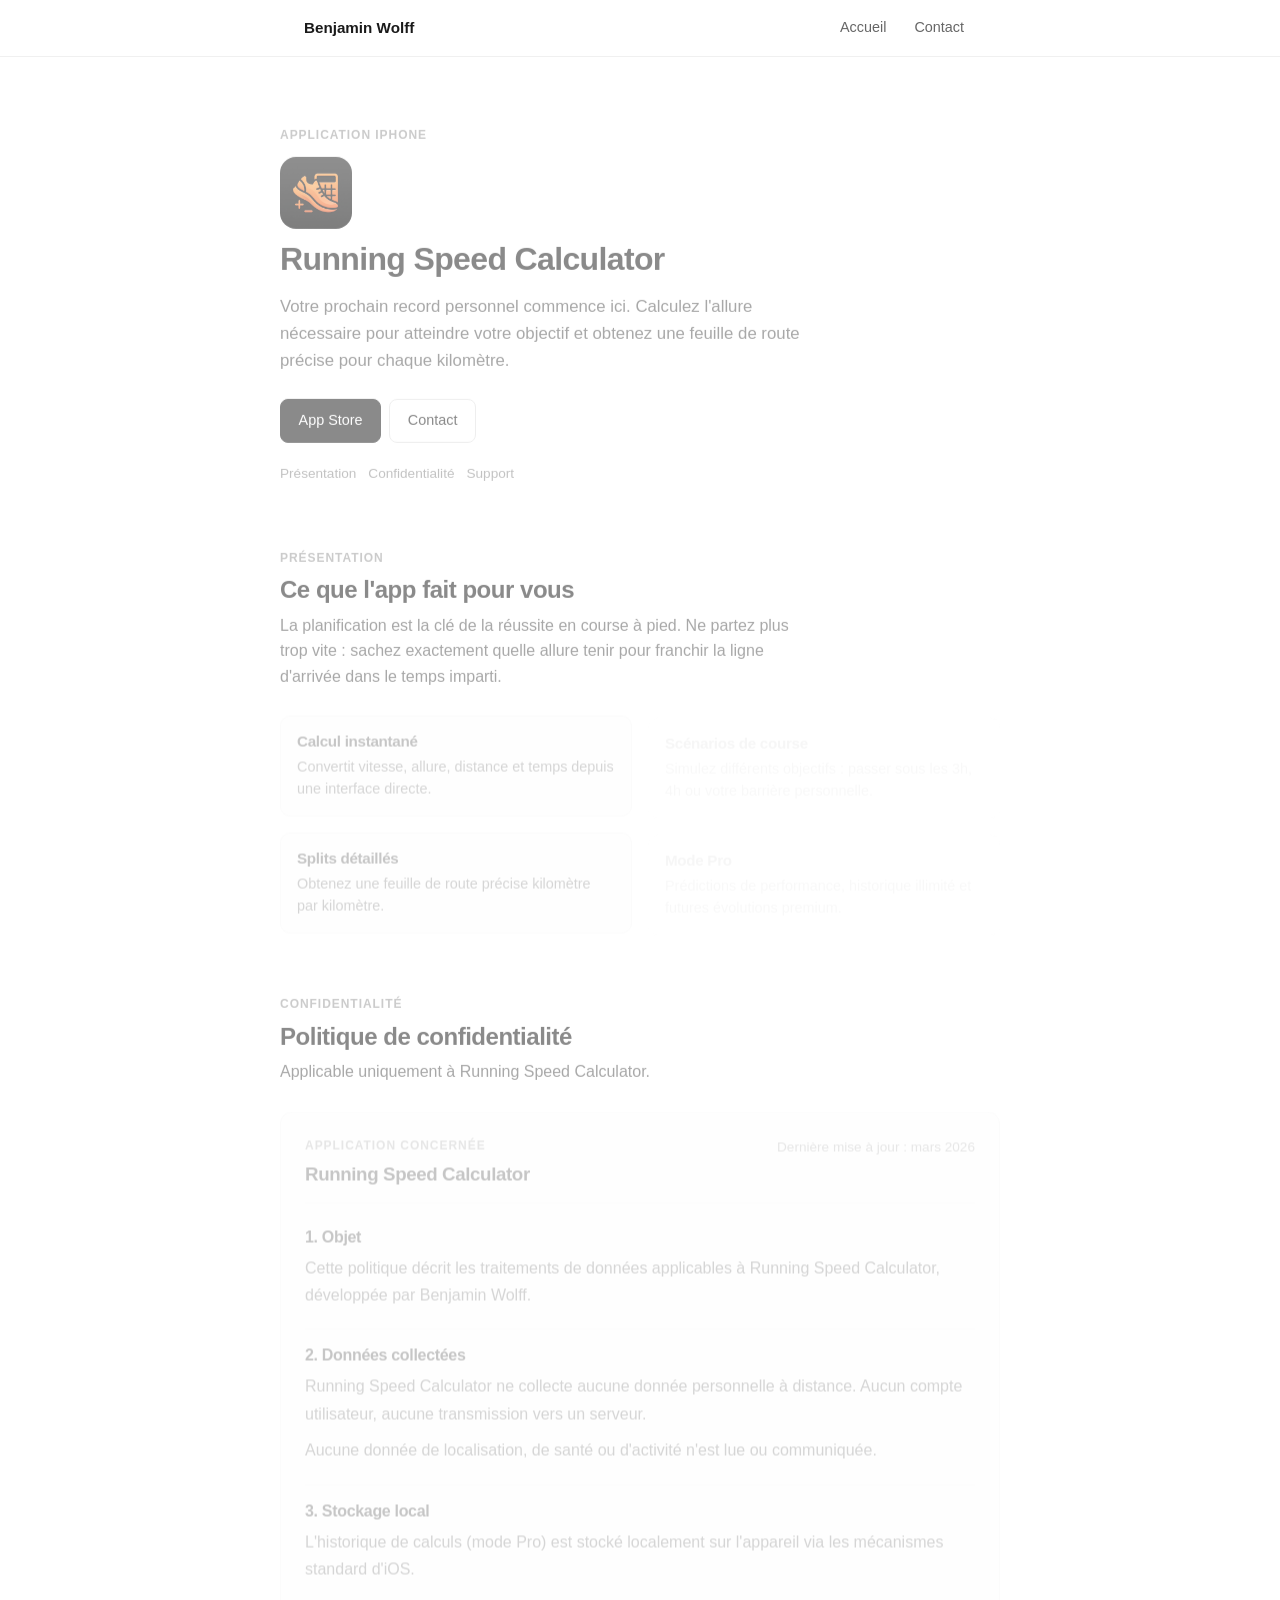
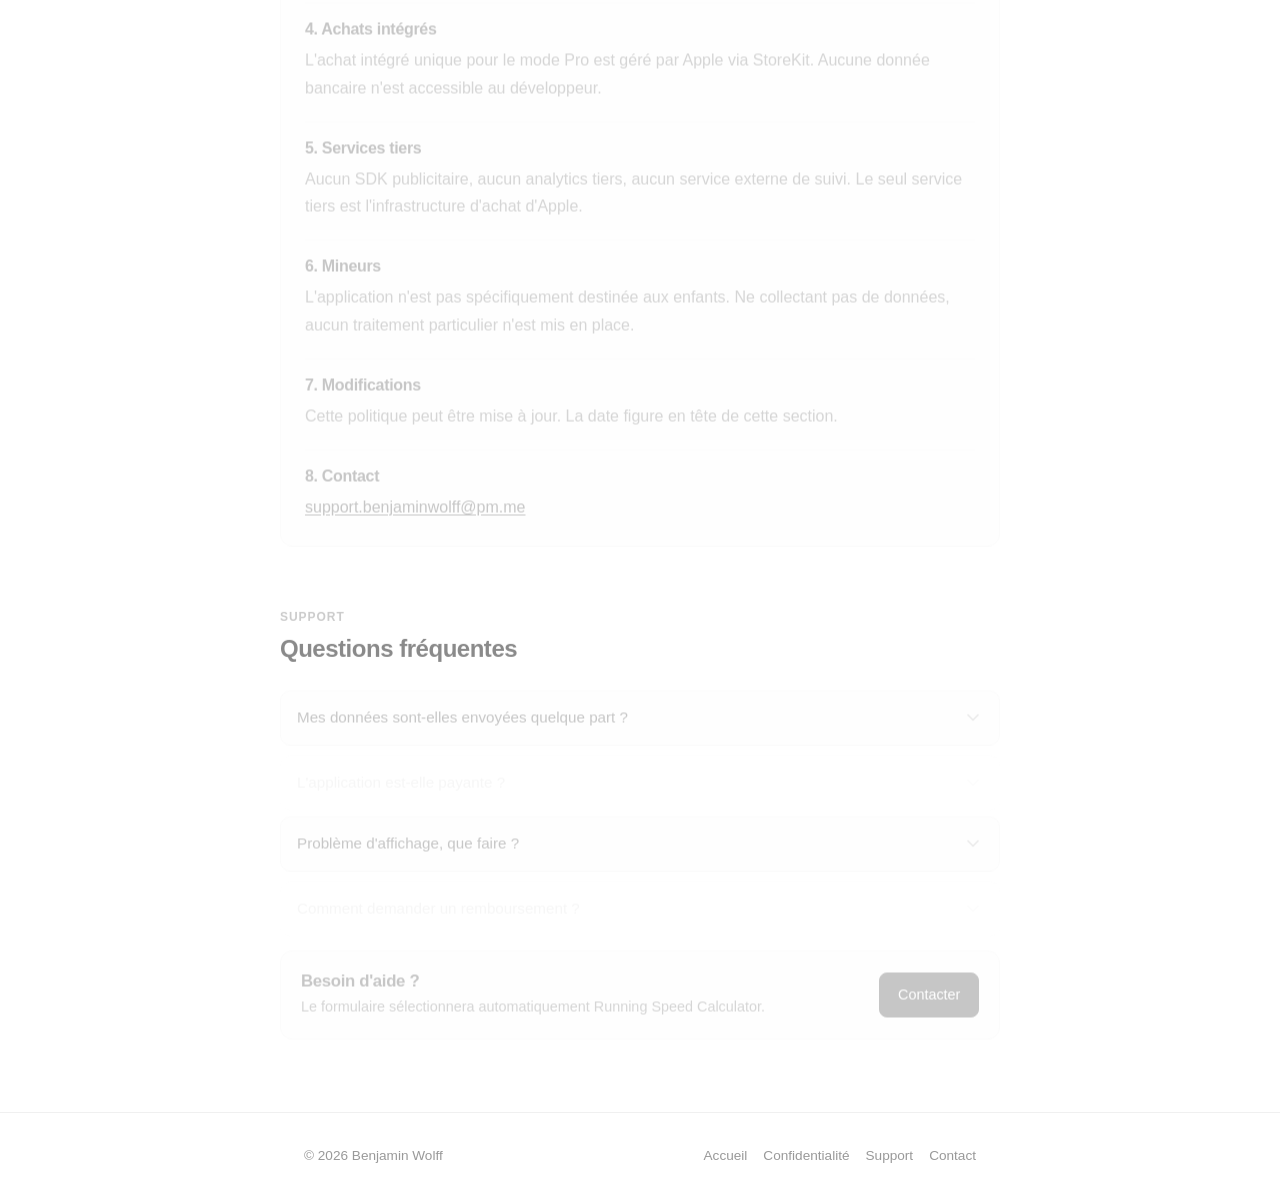
<file: support.html>
<!DOCTYPE html>
<html lang="fr">
<head>
  <meta charset="UTF-8" />
  <meta http-equiv="refresh" content="0; url=running-speed-calculator.html#support" />
  <meta name="viewport" content="width=device-width, initial-scale=1.0" />
  <title>Redirection support — Benjamin Wolff</title>
  <meta
    name="description"
    content="Redirection vers la section support dédiée de Running Speed Calculator."
  />
  <link rel="preconnect" href="https://fonts.googleapis.com" />
  <link rel="preconnect" href="https://fonts.gstatic.com" crossorigin />
  <link
    href="https://fonts.googleapis.com/css2?family=Manrope:wght@400;500;600;700;800&family=Space+Grotesk:wght@500;700&display=swap"
    rel="stylesheet"
  />
  <link rel="stylesheet" href="styles.css" />
</head>
<body class="theme-redirect">
  <main class="redirect-wrap">
    <section class="redirect-card">
      <div class="small-label">Redirection</div>
      <h1>Le support est maintenant intégré à la page de l'application.</h1>
      <p>
        Cette ancienne URL renvoie vers la section <strong>Support</strong> de
        <strong>Running Speed Calculator</strong>, l'application déjà publiée.
      </p>
      <div class="hero-actions" style="justify-content: center;">
        <a href="running-speed-calculator.html#support" class="button button-primary">Aller au support</a>
        <a href="contact.html?app=running-speed-calculator" class="button button-secondary">Contacter</a>
      </div>
    </section>
  </main>
</body>
</html>
</file>
<file: styles.css>
* {
  box-sizing: border-box;
  margin: 0;
  padding: 0;
}

html {
  scroll-behavior: smooth;
}

body {
  font-family: "Inter", -apple-system, BlinkMacSystemFont, "Segoe UI", sans-serif;
  color: #1a1a1a;
  background: #fff;
  line-height: 1.6;
  -webkit-font-smoothing: antialiased;
}

a {
  color: inherit;
  text-decoration: none;
}

img {
  display: block;
  max-width: 100%;
}

/* Layout */

.container {
  max-width: 720px;
  margin: 0 auto;
  padding: 0 1.5rem;
}

/* Header */

.site-header {
  position: sticky;
  top: 0;
  z-index: 10;
  background: rgba(255, 255, 255, 0.92);
  backdrop-filter: blur(12px);
  border-bottom: 1px solid #f0f0f0;
}

.topbar {
  display: flex;
  align-items: center;
  justify-content: space-between;
  height: 56px;
}

.brand {
  display: inline-flex;
  align-items: center;
  gap: 0.5rem;
  font-weight: 600;
  font-size: 0.95rem;
  color: #1a1a1a;
}

.brand-mark {
  display: none;
}

.header-nav {
  display: flex;
  gap: 0.25rem;
}

.nav-link {
  padding: 0.4rem 0.75rem;
  border-radius: 6px;
  font-size: 0.9rem;
  color: #666;
  transition: color 0.15s, background 0.15s;
}

.nav-link:hover {
  color: #1a1a1a;
  background: #f5f5f5;
}

/* Hero */

.page-hero,
.compact-hero {
  padding: 4rem 0 2rem;
}

.eyebrow,
.section-label,
.small-label,
.panel-label {
  font-size: 0.75rem;
  font-weight: 600;
  text-transform: uppercase;
  letter-spacing: 0.08em;
  color: #999;
  margin-bottom: 0.5rem;
}

h1, h2, h3, h4 {
  font-weight: 600;
  letter-spacing: -0.02em;
  line-height: 1.2;
}

.hero-title {
  font-size: 2rem;
  font-weight: 700;
  color: #1a1a1a;
  line-height: 1.15;
}

.hero-title span {
  color: #666;
}

.hero-copy {
  margin-top: 1rem;
  color: #555;
  font-size: 1.05rem;
  max-width: 540px;
}

.hero-actions {
  display: flex;
  flex-wrap: wrap;
  gap: 0.5rem;
  margin-top: 1.5rem;
}

/* Buttons */

.button {
  display: inline-flex;
  align-items: center;
  justify-content: center;
  padding: 0.6rem 1.1rem;
  border-radius: 8px;
  font-size: 0.9rem;
  font-weight: 500;
  border: 1px solid transparent;
  transition: background 0.15s, border-color 0.15s;
  cursor: pointer;
}

.button-primary {
  background: #1a1a1a;
  color: #fff;
  border-color: #1a1a1a;
}

.button-primary:hover {
  background: #333;
  border-color: #333;
}

.button-secondary {
  background: #fff;
  color: #1a1a1a;
  border-color: #ddd;
}

.button-secondary:hover {
  background: #f9f9f9;
  border-color: #bbb;
}

.button-ghost {
  background: transparent;
  color: #555;
  border-color: #e0e0e0;
}

.button-ghost:hover {
  border-color: #bbb;
}

.button-disabled {
  background: #f5f5f5;
  color: #aaa;
  cursor: default;
  border-color: #eee;
}

/* Sections */

.section {
  padding: 2rem 0;
}

.section-head {
  margin-bottom: 1.5rem;
}

.section-title {
  font-size: 1.5rem;
  color: #1a1a1a;
}

.section-copy {
  margin-top: 0.5rem;
  color: #555;
  max-width: 540px;
}

/* App grid (home) */

.app-grid {
  display: grid;
  grid-template-columns: 1fr;
  gap: 1.5rem;
}

.app-card {
  display: flex;
  gap: 1.25rem;
  padding: 1.5rem;
  border: 1px solid #eee;
  border-radius: 12px;
  background: #fafafa;
  align-items: flex-start;
}

.app-card .card-top {
  flex-shrink: 0;
}

.app-card .card-body {
  flex: 1;
  min-width: 0;
}

.icon-badge,
.app-icon {
  width: 72px;
  height: 72px;
  border-radius: 16px;
  overflow: hidden;
  flex-shrink: 0;
}

.app-icon img {
  width: 100%;
  height: 100%;
  object-fit: cover;
}

.icon-badge--running,
.icon-badge--remplapp {
  background: #f0f0f0;
}

.logo-placeholder {
  display: none;
}

.app-title {
  font-size: 1.15rem;
  margin-bottom: 0.35rem;
}

.app-tagline {
  color: #555;
  font-size: 0.95rem;
  margin: 0;
  line-height: 1.5;
}

.app-actions {
  display: flex;
  flex-wrap: wrap;
  gap: 0.5rem;
  margin-top: 1rem;
}

/* Feature grid */

.feature-grid {
  display: grid;
  grid-template-columns: 1fr 1fr;
  gap: 1rem;
}

.feature-card {
  padding: 1rem;
  border: 1px solid #eee;
  border-radius: 10px;
  background: #fafafa;
}

.feature-card h3 {
  font-size: 0.95rem;
  margin-bottom: 0.35rem;
}

.feature-card p {
  color: #555;
  font-size: 0.9rem;
  margin: 0;
  line-height: 1.5;
}

/* Detail grid */

.detail-grid {
  display: grid;
  grid-template-columns: 1fr 1fr;
  gap: 1rem;
}

.detail-card {
  padding: 1rem;
  border: 1px solid #eee;
  border-radius: 10px;
  background: #fafafa;
}

.detail-card span {
  display: block;
  font-size: 0.72rem;
  font-weight: 600;
  text-transform: uppercase;
  letter-spacing: 0.08em;
  color: #999;
  margin-bottom: 0.3rem;
}

.detail-card strong {
  display: block;
  font-size: 0.95rem;
  margin-bottom: 0.25rem;
}

.detail-card p {
  margin: 0;
  color: #555;
  font-size: 0.9rem;
}

.detail-copy {
  margin: 0;
  color: #555;
}

/* Legal / Privacy */

.section-panel,
.legal-panel {
  border: 1px solid #eee;
  border-radius: 12px;
  background: #fafafa;
  padding: 1.5rem;
}

.legal-header {
  display: flex;
  align-items: start;
  justify-content: space-between;
  gap: 1rem;
  flex-wrap: wrap;
  margin-bottom: 1.5rem;
  padding-bottom: 1rem;
  border-bottom: 1px solid #eee;
}

.legal-meta {
  color: #999;
  font-size: 0.85rem;
}

.legal-prose {
  display: grid;
  gap: 1.25rem;
}

.legal-section {
  padding-top: 1rem;
  border-top: 1px solid #f0f0f0;
}

.legal-section:first-child {
  padding-top: 0;
  border-top: 0;
}

.legal-section h3 {
  font-size: 1rem;
  margin-bottom: 0.5rem;
}

.legal-section h4 {
  margin: 0.75rem 0 0.4rem;
  font-size: 0.95rem;
  font-weight: 600;
}

.legal-section p,
.legal-section li {
  color: #555;
  line-height: 1.7;
  margin: 0;
}

.legal-section p + p,
.legal-section ul,
.legal-section ol {
  margin-top: 0.6rem;
}

.legal-section ul,
.legal-section ol {
  padding-left: 1.1rem;
}

.legal-section li + li {
  margin-top: 0.35rem;
}

.legal-section code {
  font-family: ui-monospace, SFMono-Regular, Menlo, monospace;
  font-size: 0.9em;
  background: #f0f0f0;
  padding: 0.1em 0.35em;
  border-radius: 4px;
}

/* FAQ */

.faq-grid {
  display: grid;
  gap: 0.5rem;
}

.faq-item {
  border: 1px solid #eee;
  border-radius: 10px;
  background: #fafafa;
  overflow: hidden;
}

.faq-item summary {
  list-style: none;
  cursor: pointer;
  display: flex;
  justify-content: space-between;
  align-items: center;
  gap: 1rem;
  padding: 0.9rem 1rem;
  font-size: 0.95rem;
  font-weight: 500;
}

.faq-item summary::-webkit-details-marker {
  display: none;
}

.faq-item .chevron {
  transition: transform 0.2s ease;
  color: #aaa;
  flex-shrink: 0;
}

.faq-item[open] .chevron {
  transform: rotate(180deg);
}

.faq-answer {
  padding: 0 1rem 1rem;
  color: #555;
  font-size: 0.95rem;
  line-height: 1.6;
}

/* CTA banner */

.cta-banner {
  display: flex;
  align-items: center;
  justify-content: space-between;
  gap: 1rem;
  flex-wrap: wrap;
}

.cta-banner h3 {
  font-size: 1.05rem;
  margin-bottom: 0.25rem;
}

.rich-copy {
  color: #555;
  font-size: 0.9rem;
  margin: 0;
}

/* Check list / Bullet list */

.check-list,
.bullet-list {
  list-style: none;
  display: grid;
  gap: 0.5rem;
  padding: 0;
  margin: 1rem 0 0;
}

.check-list li,
.bullet-list li {
  position: relative;
  padding-left: 1.25rem;
  color: #444;
  line-height: 1.6;
  font-size: 0.95rem;
}

.check-list li::before {
  content: "";
  position: absolute;
  left: 0;
  top: 0.55rem;
  width: 6px;
  height: 6px;
  border-radius: 50%;
  background: #1a1a1a;
}

.bullet-list li::before {
  content: "";
  position: absolute;
  left: 0;
  top: 0.55rem;
  width: 6px;
  height: 6px;
  border-radius: 50%;
  background: #ccc;
}

/* Tag list */

.tag-list {
  list-style: none;
  display: flex;
  flex-wrap: wrap;
  gap: 0.5rem;
  padding: 0;
  margin: 0.75rem 0 0;
}

.tag-list li {
  padding: 0.4rem 0.75rem;
  border-radius: 6px;
  background: #f0f0f0;
  color: #555;
  font-size: 0.85rem;
}

/* Anchor nav */

.anchor-nav {
  display: flex;
  flex-wrap: wrap;
  gap: 0.75rem;
  margin-top: 1.25rem;
}

.chip-link {
  color: #888;
  font-size: 0.85rem;
  transition: color 0.15s;
}

.chip-link:hover {
  color: #1a1a1a;
}

/* Accent text */

.accent-text {
  color: #1a1a1a;
  font-weight: 500;
  text-decoration: underline;
  text-underline-offset: 2px;
}

/* Contact layout */

.contact-layout {
  display: grid;
  grid-template-columns: 1fr;
  gap: 1.5rem;
}

.contact-side {
  display: grid;
  gap: 0.75rem;
}

.contact-side-card {
  padding: 1rem;
  border: 1px solid #eee;
  border-radius: 10px;
  background: #fafafa;
}

.contact-side-card h3 {
  font-size: 0.95rem;
  margin-bottom: 0.25rem;
}

.contact-side-card p {
  color: #555;
  font-size: 0.9rem;
  margin: 0;
}

/* Contact form */

.contact-form {
  border: 1px solid #eee;
  border-radius: 12px;
  background: #fafafa;
  padding: 1.5rem;
}

.contact-form-header {
  margin-bottom: 1.25rem;
}

.contact-form-header h2 {
  font-size: 1.15rem;
}

.form-grid {
  display: grid;
  grid-template-columns: 1fr 1fr;
  gap: 0.75rem;
}

.form-field {
  display: grid;
  gap: 0.3rem;
}

.form-field--full {
  grid-column: 1 / -1;
}

.form-field label {
  font-size: 0.85rem;
  font-weight: 500;
  color: #444;
}

.form-field input,
.form-field select,
.form-field textarea {
  width: 100%;
  border: 1px solid #ddd;
  background: #fff;
  border-radius: 8px;
  color: #1a1a1a;
  padding: 0.65rem 0.8rem;
  font: inherit;
  font-size: 0.95rem;
  transition: border-color 0.15s;
}

.form-field input:focus,
.form-field select:focus,
.form-field textarea:focus {
  outline: none;
  border-color: #1a1a1a;
}

.form-field textarea {
  resize: vertical;
  min-height: 140px;
}

.form-note {
  margin-top: 0.75rem;
  color: #999;
  font-size: 0.85rem;
}

/* Status pills (kept for compatibility) */

.status-pill {
  display: inline-flex;
  align-items: center;
  gap: 0.35rem;
  padding: 0.3rem 0.6rem;
  border-radius: 6px;
  font-size: 0.78rem;
  font-weight: 500;
  background: #f5f5f5;
  color: #666;
}

.status-pill::before {
  content: "";
  width: 6px;
  height: 6px;
  border-radius: 50%;
  background: currentColor;
}

.status-live { color: #22863a; }
.status-soon { color: #b08800; }

/* Redirect pages */

.redirect-wrap {
  min-height: calc(100vh - 56px);
  display: grid;
  place-items: center;
  padding: 2rem 1.5rem;
}

.redirect-card {
  max-width: 480px;
  text-align: center;
}

.redirect-card h1 {
  font-size: 1.25rem;
  margin-bottom: 0.75rem;
}

.redirect-card h2 {
  font-size: 1.15rem;
}

.redirect-card p {
  color: #555;
  margin-bottom: 1.25rem;
}

/* Note card */

.note-card {
  border: 1px solid #eee;
  border-radius: 10px;
  background: #fafafa;
  padding: 1rem;
}

.note-card h4 {
  font-size: 0.95rem;
  margin-bottom: 0.35rem;
}

/* Panels */

.panel {
  border: 1px solid #eee;
  border-radius: 12px;
  background: #fafafa;
  padding: 1.25rem;
  display: grid;
  gap: 0.75rem;
}

/* Surface (generic) */

.surface {
  border: 1px solid #eee;
  border-radius: 12px;
  background: #fafafa;
}

/* Inline card */

.inline-card {
  padding: 0.75rem;
  border: 1px solid #eee;
  border-radius: 8px;
  background: #fafafa;
}

/* Mini card */

.mini-card {
  padding: 0.75rem;
  border: 1px solid #eee;
  border-radius: 8px;
  background: #fafafa;
}

.mini-card span {
  display: block;
  font-size: 0.72rem;
  font-weight: 600;
  text-transform: uppercase;
  letter-spacing: 0.08em;
  color: #999;
  margin-bottom: 0.25rem;
}

.mini-card strong {
  display: block;
  font-size: 0.95rem;
}

.mini-card p {
  margin: 0;
  color: #555;
  font-size: 0.9rem;
}

/* Metric */

.metric {
  padding: 0.75rem;
  border: 1px solid #eee;
  border-radius: 8px;
  background: #fafafa;
}

.metric span {
  display: block;
  font-size: 0.72rem;
  font-weight: 600;
  text-transform: uppercase;
  letter-spacing: 0.08em;
  color: #999;
  margin-bottom: 0.25rem;
}

.metric strong {
  display: block;
  font-size: 1.05rem;
}

/* Mini grid / Summary grid */

.mini-grid,
.summary-grid {
  display: grid;
  grid-template-columns: 1fr 1fr;
  gap: 0.75rem;
}

/* Timeline */

.timeline,
.stack {
  display: grid;
  gap: 0.75rem;
}

.timeline-item {
  padding: 0.75rem;
  border: 1px solid #eee;
  border-radius: 8px;
  background: #fafafa;
}

.timeline-item strong {
  display: block;
  margin-bottom: 0.2rem;
  font-size: 0.95rem;
}

.timeline-item p {
  margin: 0;
  color: #555;
  font-size: 0.9rem;
}

/* Section kicker (icon row in hero) */

.section-kicker {
  display: flex;
  align-items: center;
  gap: 0.75rem;
  flex-wrap: wrap;
}

.card-top {
  display: flex;
  align-items: center;
  gap: 0.75rem;
}

.card-actions-row {
  display: flex;
  align-items: center;
  gap: 0.5rem;
  flex-wrap: wrap;
}

/* Quick links */

.quick-links {
  display: flex;
  flex-wrap: wrap;
  gap: 0.5rem;
  margin-top: 1rem;
}

/* Hero grid */

.hero-grid {
  display: grid;
}

.hero-grid--single {
  grid-template-columns: 1fr;
}

/* App heading */

.app-heading {
  display: flex;
  align-items: center;
  gap: 0.75rem;
}

/* Footer */

.footer {
  padding: 2rem 0;
  margin-top: 3rem;
  border-top: 1px solid #f0f0f0;
}

.footer-inner {
  display: flex;
  flex-wrap: wrap;
  align-items: center;
  justify-content: space-between;
  gap: 0.75rem;
  color: #999;
  font-size: 0.85rem;
}

.footer-nav {
  display: flex;
  gap: 1rem;
}

.footer-nav a {
  color: #999;
  transition: color 0.15s;
}

.footer-nav a:hover {
  color: #1a1a1a;
}

/* Lede */

.lede {
  color: #555;
  font-size: 1rem;
}

/* Panel copy */

.panel-copy {
  color: #555;
}

/* Section panel spotlight (kept for compatibility) */

.section-panel--spotlight::before {
  display: none;
}

/* Animations (subtle) */

.animate-rise {
  opacity: 0;
  transform: translateY(10px);
  animation: rise 0.5s ease forwards;
}

.delay-1 { animation-delay: 0.06s; }
.delay-2 { animation-delay: 0.12s; }
.delay-3 { animation-delay: 0.18s; }

@keyframes rise {
  to {
    opacity: 1;
    transform: translateY(0);
  }
}

/* Responsive */

@media (max-width: 600px) {
  .feature-grid,
  .detail-grid,
  .mini-grid,
  .summary-grid {
    grid-template-columns: 1fr;
  }

  .form-grid {
    grid-template-columns: 1fr;
  }

  .app-card {
    flex-direction: column;
  }

  .hero-title {
    font-size: 1.65rem;
  }

  .topbar {
    height: auto;
    padding: 0.75rem 0;
  }

  .cta-banner {
    flex-direction: column;
    align-items: flex-start;
  }
}

@media (prefers-reduced-motion: reduce) {
  html { scroll-behavior: auto; }
  *, *::before, *::after {
    animation: none !important;
    transition: none !important;
  }
}

/* Muted strong (compatibility) */
.muted-strong {
  color: #444;
}
</file>
